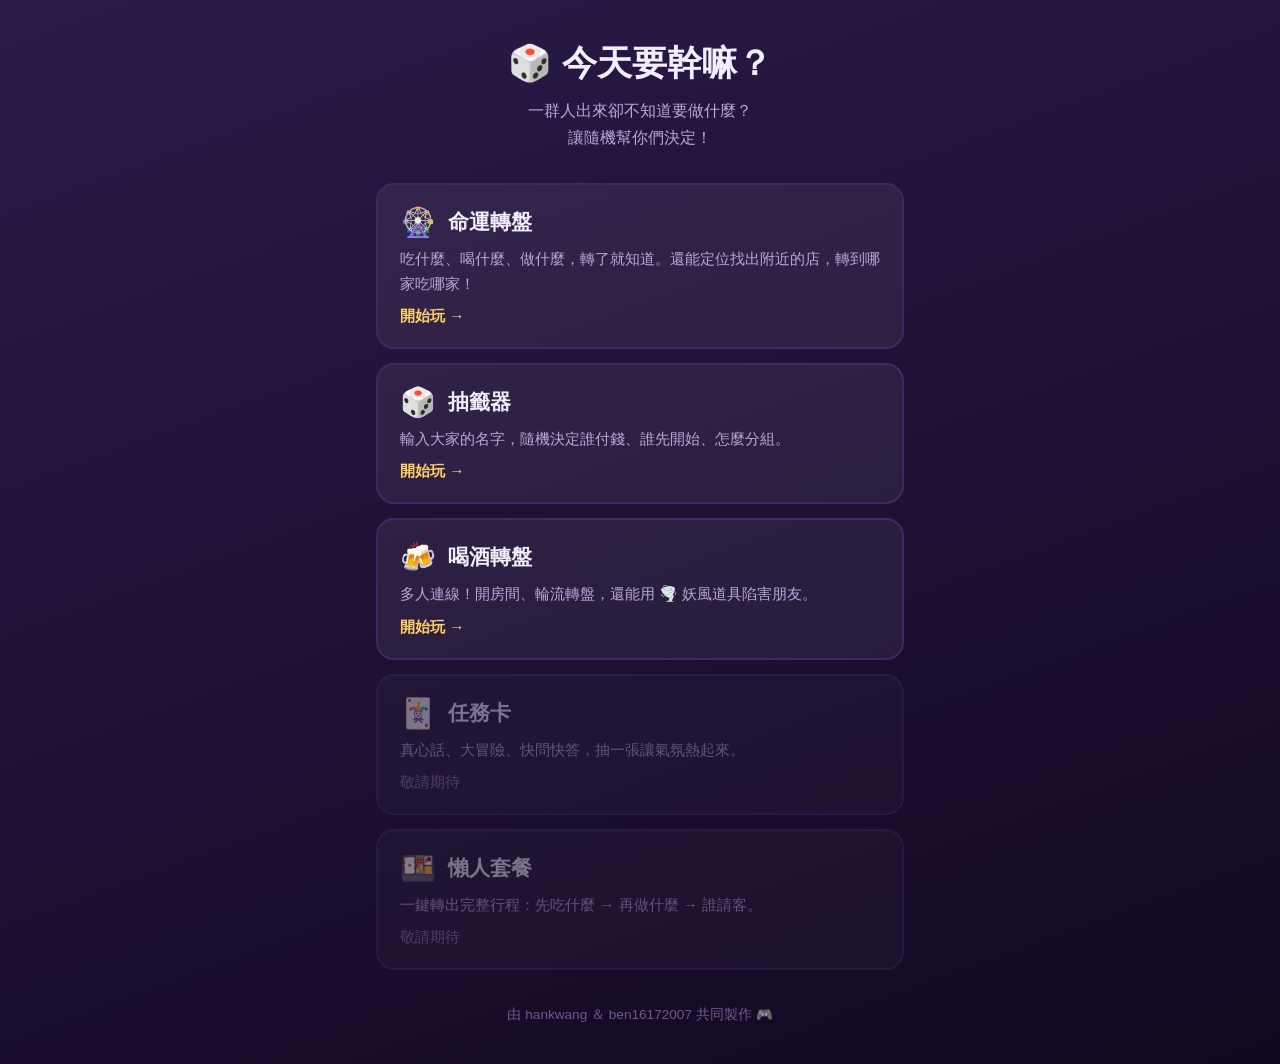
<file: index.html>
<!DOCTYPE html>
<html lang="zh-Hant">
<head>
  <meta charset="UTF-8">
  <meta name="viewport" content="width=device-width, initial-scale=1.0">
  <title>今天要幹嘛？| 聚會救星</title>
  <link rel="stylesheet" href="home.css">
</head>
<body>
  <main class="home">
    <header>
      <h1>🎲 今天要幹嘛？</h1>
      <p class="subtitle">一群人出來卻不知道要做什麼？<br>讓隨機幫你們決定！</p>
    </header>

    <nav class="modules">
      <a class="module-card" href="wheel.html">
        <span class="module-icon">🎡</span>
        <span class="module-name">命運轉盤</span>
        <span class="module-desc">吃什麼、喝什麼、做什麼，轉了就知道。還能定位找出附近的店，轉到哪家吃哪家！</span>
        <span class="module-go">開始玩 →</span>
      </a>

      <a class="module-card" href="draw.html">
        <span class="module-icon">🎲</span>
        <span class="module-name">抽籤器</span>
        <span class="module-desc">輸入大家的名字，隨機決定誰付錢、誰先開始、怎麼分組。</span>
        <span class="module-go">開始玩 →</span>
      </a>

      <a class="module-card" href="party.html">
        <span class="module-icon">🍻</span>
        <span class="module-name">喝酒轉盤</span>
        <span class="module-desc">多人連線！開房間、輪流轉盤，還能用 🌪️ 妖風道具陷害朋友。</span>
        <span class="module-go">開始玩 →</span>
      </a>

      <div class="module-card coming">
        <span class="module-icon">🃏</span>
        <span class="module-name">任務卡</span>
        <span class="module-desc">真心話、大冒險、快問快答，抽一張讓氣氛熱起來。</span>
        <span class="module-go">敬請期待</span>
      </div>

      <div class="module-card coming">
        <span class="module-icon">🍱</span>
        <span class="module-name">懶人套餐</span>
        <span class="module-desc">一鍵轉出完整行程：先吃什麼 → 再做什麼 → 誰請客。</span>
        <span class="module-go">敬請期待</span>
      </div>
    </nav>

    <footer>
      <p>由 hankwang ＆ ben16172007 共同製作 🎮</p>
    </footer>
  </main>
</body>
</html>
</file>
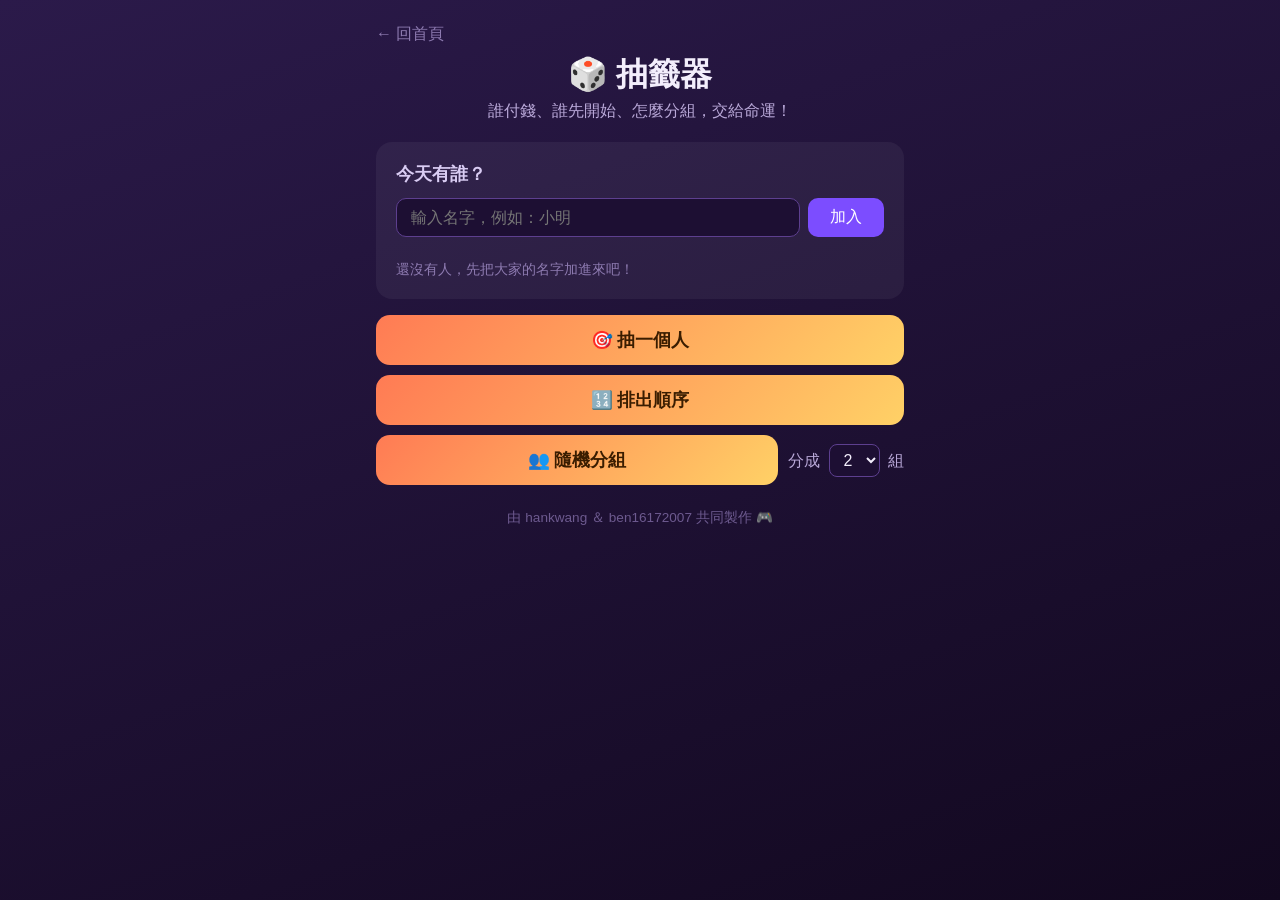
<file: draw.html>
<!DOCTYPE html>
<html lang="zh-Hant">
<head>
  <meta charset="UTF-8">
  <meta name="viewport" content="width=device-width, initial-scale=1.0">
  <title>抽籤器 | 今天要幹嘛？</title>
  <link rel="stylesheet" href="draw.css">
</head>
<body>
  <main class="app">
    <a class="back-link" href="index.html">← 回首頁</a>
    <header>
      <h1>🎲 抽籤器</h1>
      <p class="subtitle">誰付錢、誰先開始、怎麼分組，交給命運！</p>
    </header>

    <!-- 名單輸入區 -->
    <section class="panel">
      <h2>今天有誰？</h2>
      <div class="add-name">
        <input type="text" id="nameInput" placeholder="輸入名字，例如：小明" maxlength="10">
        <button id="addNameBtn">加入</button>
      </div>
      <ul id="nameList"></ul>
      <p class="hint" id="nameCount"></p>
    </section>

    <!-- 三種抽法 -->
    <section class="actions">
      <button class="action-btn" id="pickOneBtn">🎯 抽一個人</button>
      <button class="action-btn" id="makeOrderBtn">🔢 排出順序</button>
      <div class="group-action">
        <button class="action-btn" id="makeGroupsBtn">👥 隨機分組</button>
        <label>分成
          <select id="groupCount">
            <option value="2">2</option>
            <option value="3">3</option>
            <option value="4">4</option>
          </select>
        組</label>
      </div>
    </section>

    <!-- 結果顯示區 -->
    <section class="panel result-panel hidden" id="resultPanel">
      <h2 id="resultTitle"></h2>
      <div id="resultArea"></div>
    </section>

    <footer>
      <p>由 hankwang ＆ ben16172007 共同製作 🎮</p>
    </footer>
  </main>

  <script src="draw.js"></script>
</body>
</html>
</file>
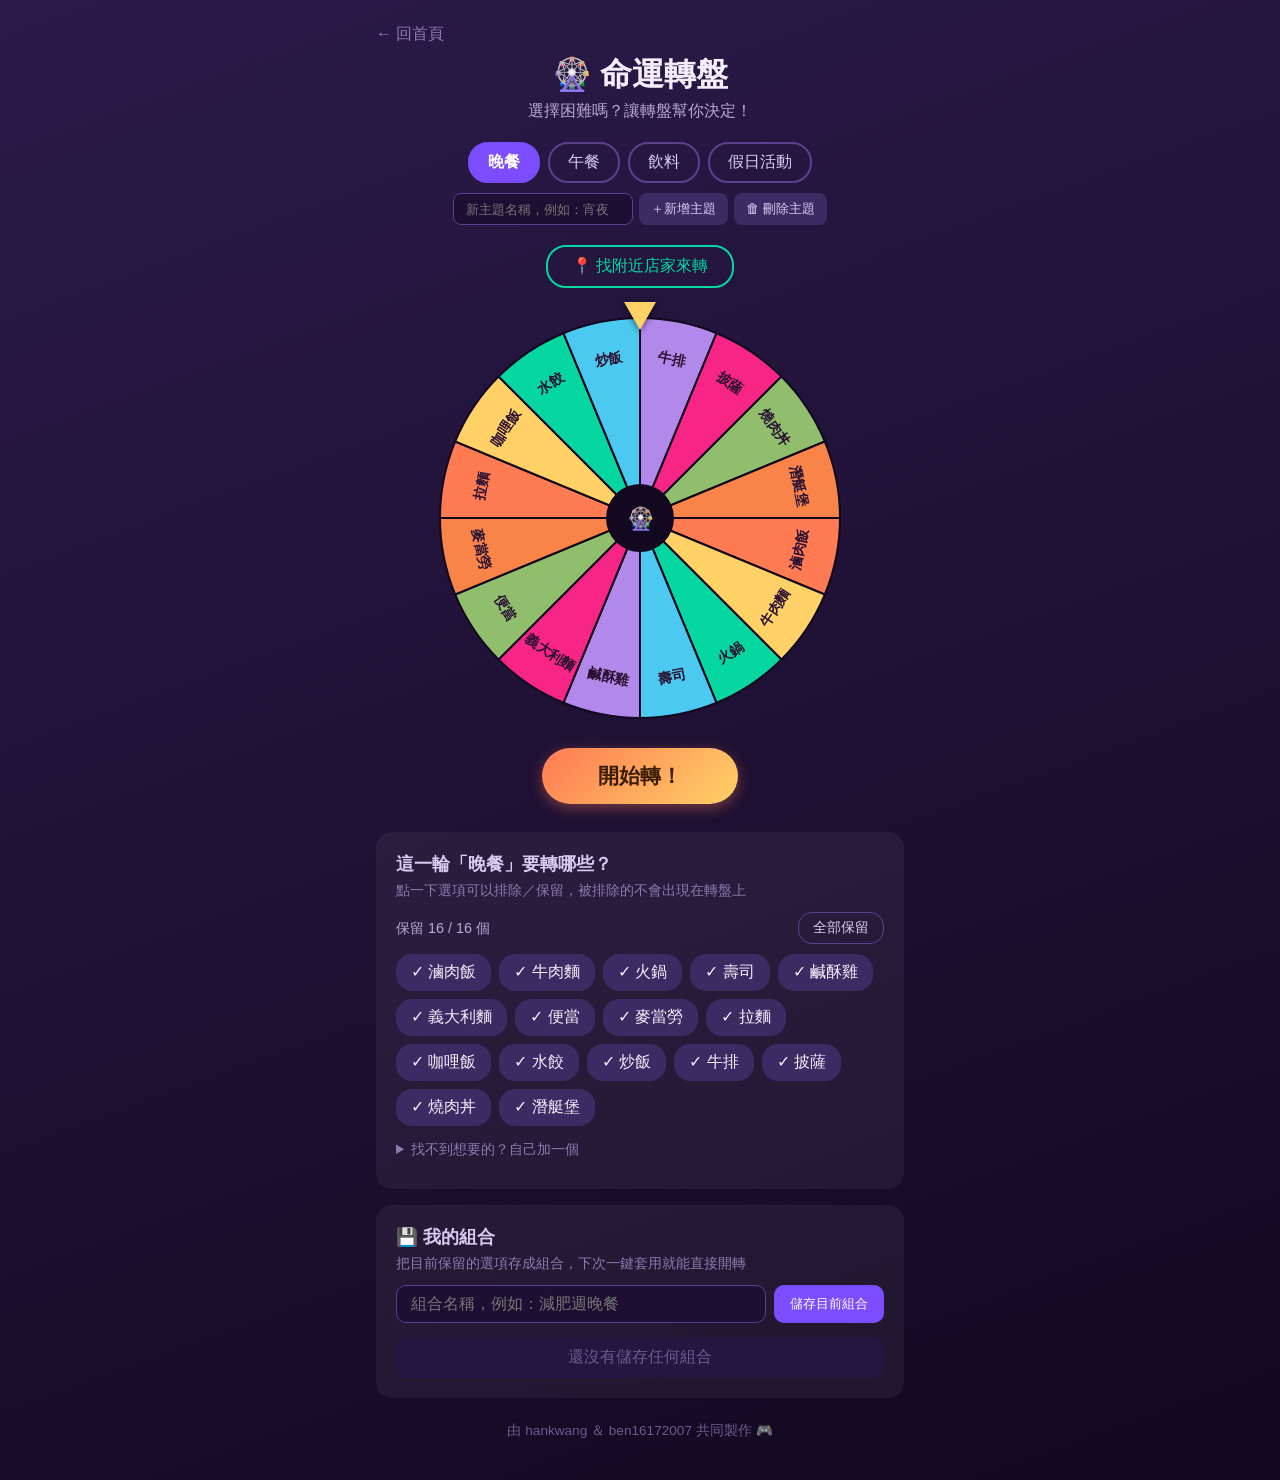
<file: wheel.html>
<!DOCTYPE html>
<html lang="zh-Hant">
<head>
  <meta charset="UTF-8">
  <meta name="viewport" content="width=device-width, initial-scale=1.0">
  <title>命運轉盤 | 選擇困難救星</title>
  <link rel="stylesheet" href="style.css">
</head>
<body>
  <main class="app">
    <a class="back-link" href="index.html">← 回首頁</a>
    <header>
      <h1>🎡 命運轉盤</h1>
      <p class="subtitle">選擇困難嗎？讓轉盤幫你決定！</p>
    </header>

    <!-- 主題切換列 -->
    <nav class="themes" id="themeTabs"></nav>
    <div class="theme-actions">
      <input type="text" id="newThemeInput" placeholder="新主題名稱，例如：宵夜" maxlength="10">
      <button id="addThemeBtn">＋新增主題</button>
      <button id="deleteThemeBtn" title="刪除目前主題">🗑 刪除主題</button>
    </div>
    <button id="nearbyBtn" title="用你的位置找出附近的餐廳，變成轉盤選項">📍 找附近店家來轉</button>

    <!-- 轉盤 -->
    <div class="wheel-wrap">
      <div class="pointer"></div>
      <canvas id="wheel" width="420" height="420"></canvas>
    </div>
    <button id="spinBtn">開始轉！</button>

    <!-- 結果視窗 -->
    <div class="result-overlay hidden" id="resultOverlay">
      <div class="result-card">
        <p class="result-label">🎉 命運選中了 🎉</p>
        <p class="result-text" id="resultText"></p>
        <div class="result-buttons">
          <button id="againBtn">再轉一次</button>
          <button id="mapBtn">📍 用地圖找</button>
          <button id="spinNearbyBtn">🎡 轉附近賣這個的店</button>
          <button id="closeBtn">就決定是你了！</button>
        </div>
      </div>
    </div>

    <!-- 選項篩選區：點選項決定保留或排除 -->
    <section class="editor">
      <h2>這一輪「<span id="currentThemeName"></span>」要轉哪些？</h2>
      <p class="hint">點一下選項可以排除／保留，被排除的不會出現在轉盤上</p>
      <div class="chip-tools">
        <span id="enabledCount"></span>
        <button id="keepAllBtn">全部保留</button>
      </div>
      <ul id="optionList"></ul>
      <details class="add-custom">
        <summary>找不到想要的？自己加一個</summary>
        <div class="add-option">
          <input type="text" id="newOptionInput" placeholder="輸入新選項，例如：私房小店" maxlength="12">
          <button id="addOptionBtn">加入</button>
        </div>
      </details>
    </section>

    <!-- 我的組合：儲存保留/排除的設定，一鍵套用 -->
    <section class="presets">
      <h2>💾 我的組合</h2>
      <p class="hint">把目前保留的選項存成組合，下次一鍵套用就能直接開轉</p>
      <div class="save-preset">
        <input type="text" id="presetNameInput" placeholder="組合名稱，例如：減肥週晚餐" maxlength="12">
        <button id="savePresetBtn">儲存目前組合</button>
      </div>
      <ul id="presetList"></ul>
    </section>

    <footer>
      <p>由 hankwang ＆ ben16172007 共同製作 🎮</p>
    </footer>
  </main>

  <script src="app.js"></script>
</body>
</html>
</file>
<file: home.css>
* {
  margin: 0;
  padding: 0;
  box-sizing: border-box;
}

body {
  font-family: "Segoe UI", "Microsoft JhengHei", sans-serif;
  background: linear-gradient(160deg, #2b1a4a, #12081f);
  color: #f3eefc;
  min-height: 100vh;
  display: flex;
  justify-content: center;
}

.home {
  width: 100%;
  max-width: 560px;
  padding: 40px 16px;
  text-align: center;
}

header h1 {
  font-size: 2.2rem;
  margin-bottom: 10px;
}

.subtitle {
  color: #b9a8d8;
  line-height: 1.7;
  margin-bottom: 32px;
}

/* --- 模組卡片 --- */
.modules {
  display: flex;
  flex-direction: column;
  gap: 14px;
}

.module-card {
  display: block;
  text-align: left;
  background: rgba(255, 255, 255, 0.06);
  border: 2px solid #3c2a63;
  border-radius: 18px;
  padding: 20px 22px;
  text-decoration: none;
  color: #f3eefc;
  transition: transform 0.15s ease, border-color 0.15s ease;
}

a.module-card:hover {
  transform: translateY(-3px);
  border-color: #7c4dff;
}

.module-icon {
  font-size: 1.8rem;
  display: inline-block;
  margin-right: 8px;
  vertical-align: middle;
}

.module-name {
  font-size: 1.3rem;
  font-weight: bold;
  vertical-align: middle;
}

.module-desc {
  display: block;
  margin-top: 8px;
  color: #b9a8d8;
  font-size: 0.95rem;
  line-height: 1.6;
}

.module-go {
  display: block;
  margin-top: 10px;
  color: #ffd166;
  font-weight: bold;
  font-size: 0.95rem;
}

/* 還沒做好的模組：變暗、不能點 */
.module-card.coming {
  opacity: 0.45;
  cursor: not-allowed;
}

.module-card.coming .module-go {
  color: #8d7ab0;
  font-weight: normal;
}

footer {
  margin-top: 36px;
  font-size: 0.85rem;
  color: #6d5a8f;
}
</file>
<file: draw.css>
* {
  margin: 0;
  padding: 0;
  box-sizing: border-box;
}

body {
  font-family: "Segoe UI", "Microsoft JhengHei", sans-serif;
  background: linear-gradient(160deg, #2b1a4a, #12081f);
  color: #f3eefc;
  min-height: 100vh;
  display: flex;
  justify-content: center;
}

.app {
  width: 100%;
  max-width: 560px;
  padding: 24px 16px 40px;
  text-align: center;
}

.back-link {
  display: block;
  text-align: left;
  color: #8d7ab0;
  text-decoration: none;
  margin-bottom: 8px;
}

.back-link:hover {
  color: #d9ccf3;
}

header h1 {
  font-size: 2rem;
  margin-bottom: 4px;
}

.subtitle {
  color: #b9a8d8;
  margin-bottom: 20px;
}

/* --- 面板 --- */
.panel {
  background: rgba(255, 255, 255, 0.05);
  border-radius: 16px;
  padding: 20px;
  text-align: left;
  margin-bottom: 16px;
}

.panel h2 {
  font-size: 1.1rem;
  margin-bottom: 12px;
  color: #d9ccf3;
}

.hint {
  font-size: 0.85rem;
  color: #8d7ab0;
  margin-top: 10px;
}

/* --- 名單 --- */
.add-name {
  display: flex;
  gap: 8px;
  margin-bottom: 14px;
}

.add-name input {
  flex: 1;
  padding: 9px 14px;
  border: 1px solid #5d3f8f;
  border-radius: 10px;
  background: #1d0f33;
  color: #f3eefc;
  font-size: 1rem;
}

.add-name button {
  padding: 9px 22px;
  border: none;
  border-radius: 10px;
  background: #7c4dff;
  color: #fff;
  font-size: 1rem;
  cursor: pointer;
}

#nameList {
  list-style: none;
  display: flex;
  flex-wrap: wrap;
  gap: 8px;
}

#nameList li {
  display: flex;
  align-items: center;
  gap: 6px;
  background: #3c2a63;
  border-radius: 16px;
  padding: 6px 8px 6px 14px;
}

#nameList li button {
  border: none;
  background: transparent;
  color: #b9a8d8;
  cursor: pointer;
}

#nameList li button:hover {
  color: #ff7b54;
}

/* --- 三種抽法按鈕 --- */
.actions {
  display: flex;
  flex-direction: column;
  gap: 10px;
  margin-bottom: 16px;
}

.action-btn {
  padding: 13px;
  font-size: 1.1rem;
  font-weight: bold;
  border: none;
  border-radius: 14px;
  background: linear-gradient(135deg, #ff7b54, #ffd166);
  color: #3a1d00;
  cursor: pointer;
}

.action-btn:hover {
  transform: scale(1.02);
}

.action-btn:disabled {
  opacity: 0.5;
  cursor: not-allowed;
  transform: none;
}

.group-action {
  display: flex;
  gap: 10px;
  align-items: center;
}

.group-action .action-btn {
  flex: 1;
}

.group-action label {
  color: #b9a8d8;
  white-space: nowrap;
}

.group-action select {
  padding: 6px 10px;
  border: 1px solid #5d3f8f;
  border-radius: 8px;
  background: #1d0f33;
  color: #f3eefc;
  font-size: 1rem;
  margin: 0 4px;
}

/* --- 結果區 --- */
.result-panel.hidden {
  display: none;
}

.result-panel h2 {
  text-align: center;
}

.big-name {
  font-size: 2.6rem;
  font-weight: bold;
  color: #ffd166;
  text-align: center;
  padding: 18px 0;
}

.big-name.final {
  animation: pop 0.35s ease;
}

@keyframes pop {
  from { transform: scale(0.5); opacity: 0; }
  to   { transform: scale(1);   opacity: 1; }
}

.group-card {
  background: #241640;
  border-radius: 12px;
  padding: 12px 16px;
  margin-bottom: 10px;
}

.group-card b {
  color: #7bed9f;
}

.order-list {
  list-style: none;
  text-align: center;
}

.order-list li {
  font-size: 1.2rem;
  padding: 6px 0;
}

.order-list .order-num {
  display: inline-block;
  width: 2em;
  color: #ffd166;
  font-weight: bold;
}

footer {
  margin-top: 24px;
  font-size: 0.85rem;
  color: #6d5a8f;
}
</file>
<file: style.css>
* {
  margin: 0;
  padding: 0;
  box-sizing: border-box;
}

body {
  font-family: "Segoe UI", "Microsoft JhengHei", sans-serif;
  background: linear-gradient(160deg, #2b1a4a, #12081f);
  color: #f3eefc;
  min-height: 100vh;
  display: flex;
  justify-content: center;
}

.app {
  width: 100%;
  max-width: 560px;
  padding: 24px 16px 40px;
  text-align: center;
}

.back-link {
  display: block;
  text-align: left;
  color: #8d7ab0;
  text-decoration: none;
  margin-bottom: 8px;
}

.back-link:hover {
  color: #d9ccf3;
}

header h1 {
  font-size: 2rem;
  margin-bottom: 4px;
}

.subtitle {
  color: #b9a8d8;
  margin-bottom: 20px;
}

/* --- 主題切換列 --- */
.themes {
  display: flex;
  flex-wrap: wrap;
  justify-content: center;
  gap: 8px;
  margin-bottom: 10px;
}

.themes button {
  padding: 8px 18px;
  border: 2px solid #5d3f8f;
  border-radius: 20px;
  background: transparent;
  color: #d9ccf3;
  font-size: 1rem;
  cursor: pointer;
}

.themes button.active {
  background: #7c4dff;
  border-color: #7c4dff;
  color: #fff;
  font-weight: bold;
}

.theme-actions {
  display: flex;
  justify-content: center;
  gap: 6px;
  margin-bottom: 20px;
  flex-wrap: wrap;
}

.theme-actions input {
  padding: 7px 12px;
  border: 1px solid #5d3f8f;
  border-radius: 8px;
  background: #1d0f33;
  color: #f3eefc;
  width: 180px;
}

.theme-actions button {
  padding: 7px 12px;
  border: none;
  border-radius: 8px;
  background: #3c2a63;
  color: #d9ccf3;
  cursor: pointer;
}

.theme-actions button:hover {
  background: #5d3f8f;
}

#nearbyBtn {
  margin-bottom: 20px;
  padding: 9px 24px;
  border: 2px solid #06d6a0;
  border-radius: 20px;
  background: transparent;
  color: #06d6a0;
  font-size: 1rem;
  cursor: pointer;
}

#nearbyBtn:hover {
  background: rgba(6, 214, 160, 0.15);
}

#nearbyBtn:disabled {
  opacity: 0.6;
  cursor: wait;
}

#mapBtn {
  background: #06d6a0;
  color: #06301f;
  font-weight: bold;
}

/* --- 轉盤 --- */
.wheel-wrap {
  position: relative;
  display: inline-block;
  margin-bottom: 16px;
}

#wheel {
  max-width: min(90vw, 420px);
  height: auto;
  display: block;
}

.pointer {
  position: absolute;
  top: -6px;
  left: 50%;
  transform: translateX(-50%);
  width: 0;
  height: 0;
  border-left: 16px solid transparent;
  border-right: 16px solid transparent;
  border-top: 28px solid #ffd166;
  filter: drop-shadow(0 2px 3px rgba(0, 0, 0, 0.5));
  z-index: 2;
}

#spinBtn {
  display: block;
  margin: 0 auto 28px;
  padding: 14px 56px;
  font-size: 1.3rem;
  font-weight: bold;
  border: none;
  border-radius: 32px;
  background: linear-gradient(135deg, #ff7b54, #ffd166);
  color: #3a1d00;
  cursor: pointer;
  box-shadow: 0 4px 14px rgba(255, 123, 84, 0.4);
}

#spinBtn:hover {
  transform: scale(1.04);
}

#spinBtn:disabled {
  opacity: 0.5;
  cursor: not-allowed;
  transform: none;
}

/* --- 結果視窗 --- */
.result-overlay {
  position: fixed;
  inset: 0;
  background: rgba(8, 4, 16, 0.8);
  display: flex;
  justify-content: center;
  align-items: center;
  z-index: 10;
}

.result-overlay.hidden {
  display: none;
}

.result-card {
  background: #2b1a4a;
  border: 2px solid #7c4dff;
  border-radius: 20px;
  padding: 36px 44px;
  animation: pop 0.35s ease;
}

@keyframes pop {
  from { transform: scale(0.6); opacity: 0; }
  to   { transform: scale(1);   opacity: 1; }
}

.result-label {
  color: #b9a8d8;
  margin-bottom: 10px;
}

.result-text {
  font-size: 2.2rem;
  font-weight: bold;
  color: #ffd166;
  margin-bottom: 24px;
}

.result-buttons {
  display: flex;
  gap: 10px;
  justify-content: center;
  flex-wrap: wrap;
}

#spinNearbyBtn {
  background: transparent;
  border: 2px solid #06d6a0;
  color: #06d6a0;
}

#spinNearbyBtn:hover {
  background: rgba(6, 214, 160, 0.15);
}

.result-buttons button {
  padding: 10px 20px;
  border: none;
  border-radius: 10px;
  font-size: 1rem;
  cursor: pointer;
}

#againBtn {
  background: #3c2a63;
  color: #d9ccf3;
}

#closeBtn {
  background: #7c4dff;
  color: #fff;
  font-weight: bold;
}

/* --- 選項篩選區 --- */
.editor,
.presets {
  background: rgba(255, 255, 255, 0.05);
  border-radius: 16px;
  padding: 20px;
  text-align: left;
  margin-bottom: 16px;
}

.editor h2,
.presets h2 {
  font-size: 1.1rem;
  margin-bottom: 6px;
  color: #d9ccf3;
}

.hint {
  font-size: 0.85rem;
  color: #8d7ab0;
  margin-bottom: 12px;
}

.chip-tools {
  display: flex;
  align-items: center;
  justify-content: space-between;
  margin-bottom: 10px;
}

#enabledCount {
  font-size: 0.9rem;
  color: #b9a8d8;
}

#keepAllBtn {
  padding: 6px 14px;
  border: 1px solid #5d3f8f;
  border-radius: 14px;
  background: transparent;
  color: #d9ccf3;
  cursor: pointer;
  font-size: 0.85rem;
}

#keepAllBtn:hover {
  background: #3c2a63;
}

#optionList {
  list-style: none;
  display: flex;
  flex-wrap: wrap;
  gap: 8px;
  margin-bottom: 14px;
}

#optionList li {
  background: #3c2a63;
  border: 1px solid transparent;
  border-radius: 16px;
  padding: 7px 14px;
  cursor: pointer;
  user-select: none;
  color: #f3eefc;
}

#optionList li:hover {
  border-color: #7c4dff;
}

#optionList li.off {
  opacity: 0.45;
  text-decoration: line-through;
  background: #241640;
}

.add-custom summary {
  cursor: pointer;
  color: #8d7ab0;
  font-size: 0.9rem;
  margin-bottom: 10px;
}

/* --- 我的組合 --- */
.save-preset {
  display: flex;
  gap: 8px;
  margin-bottom: 14px;
}

.save-preset input {
  flex: 1;
  padding: 9px 14px;
  border: 1px solid #5d3f8f;
  border-radius: 10px;
  background: #1d0f33;
  color: #f3eefc;
  font-size: 1rem;
}

.save-preset button {
  padding: 9px 16px;
  border: none;
  border-radius: 10px;
  background: #7c4dff;
  color: #fff;
  cursor: pointer;
  white-space: nowrap;
}

#presetList {
  list-style: none;
  display: flex;
  flex-direction: column;
  gap: 8px;
}

#presetList li {
  display: flex;
  align-items: center;
  gap: 10px;
  background: #241640;
  border-radius: 12px;
  padding: 10px 14px;
}

#presetList li.empty {
  color: #6d5a8f;
  justify-content: center;
}

.preset-info {
  flex: 1;
  display: flex;
  flex-direction: column;
}

.preset-info small {
  color: #8d7ab0;
}

#presetList button.apply {
  padding: 7px 18px;
  border: none;
  border-radius: 10px;
  background: #06d6a0;
  color: #06301f;
  font-weight: bold;
  cursor: pointer;
}

#presetList button.del {
  border: none;
  background: transparent;
  color: #8d7ab0;
  cursor: pointer;
}

#presetList button.del:hover {
  color: #ff7b54;
}

.add-option {
  display: flex;
  gap: 8px;
}

.add-option input {
  flex: 1;
  padding: 9px 14px;
  border: 1px solid #5d3f8f;
  border-radius: 10px;
  background: #1d0f33;
  color: #f3eefc;
  font-size: 1rem;
}

.add-option button {
  padding: 9px 22px;
  border: none;
  border-radius: 10px;
  background: #7c4dff;
  color: #fff;
  font-size: 1rem;
  cursor: pointer;
}

footer {
  margin-top: 24px;
  font-size: 0.85rem;
  color: #6d5a8f;
}
</file>
